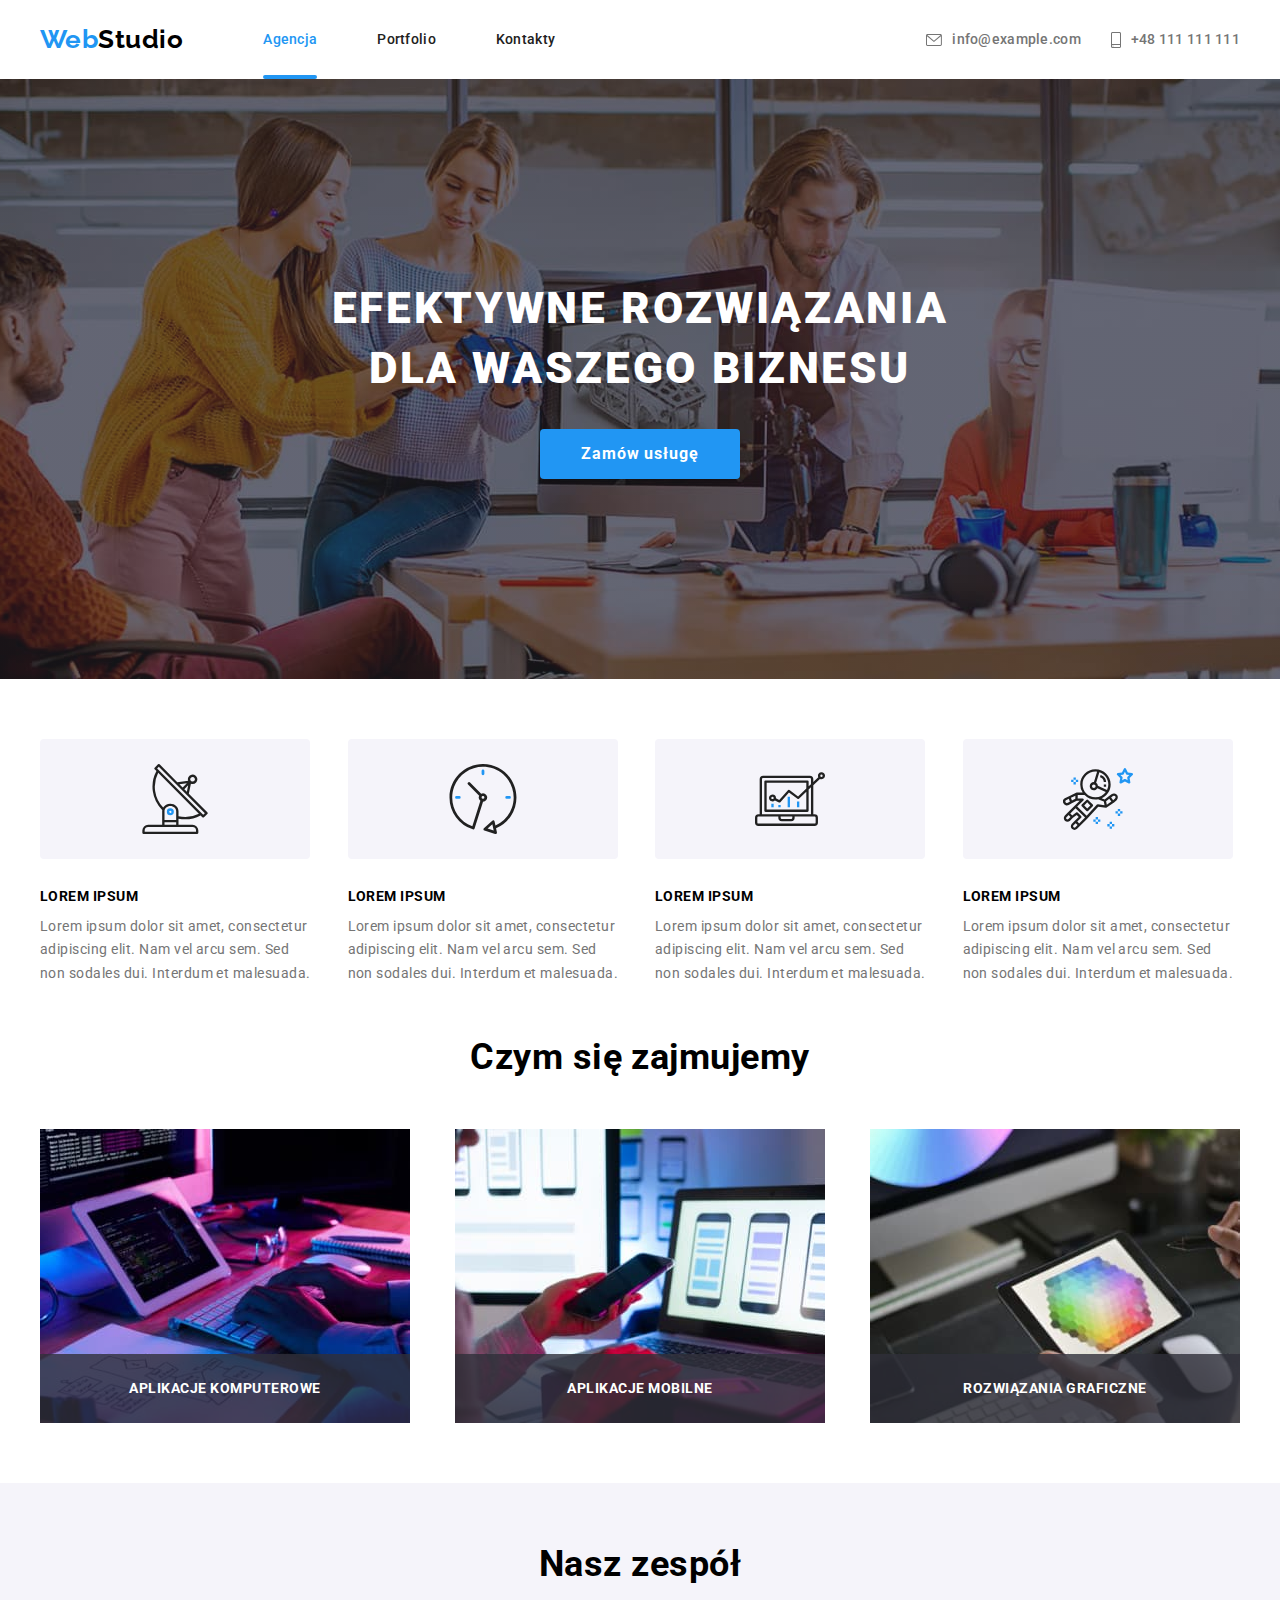
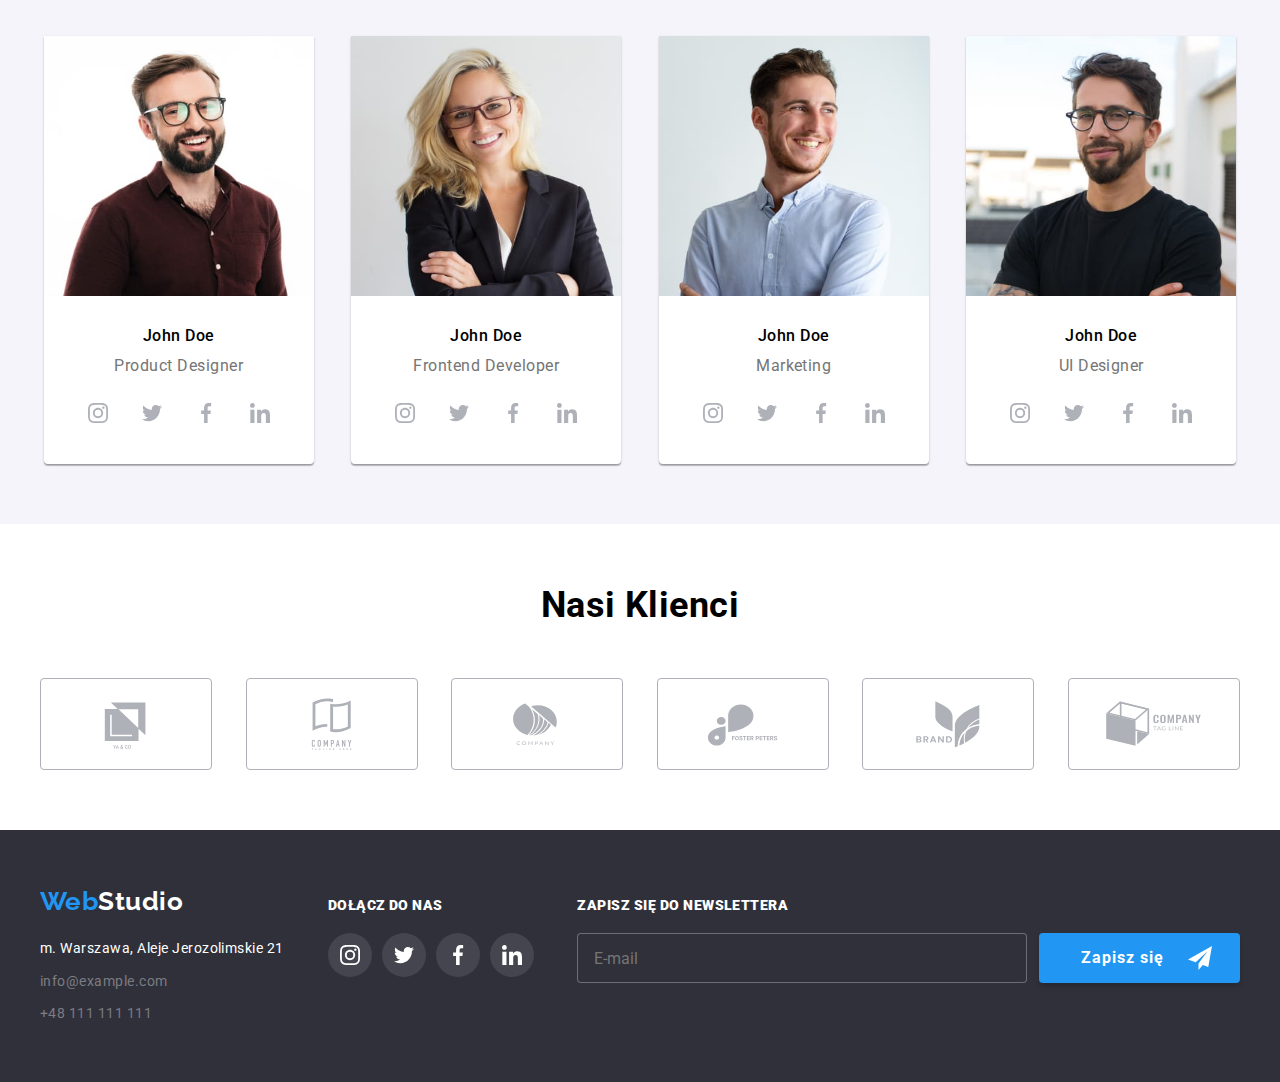
<file: index.html>
<!DOCTYPE html>
<html lang="pl">
  <head>
    <meta charset="UTF-8" />
    <meta http-equiv="X-UA-Compatible" content="IE=edge" />
    <meta name="viewport" content="width=device-width, initial-scale=1.0" />
    <meta name="description" content="Zadanie domowe studentów #8" />
    <link rel="preconnect" href="https://fonts.googleapis.com" />
    <link rel="preconnect" href="https://fonts.gstatic.com" crossorigin />
    <link
      href="https://fonts.googleapis.com/css2?family=Raleway:wght@700&family=Roboto:wght@400;500;700;900&display=swap"
      rel="stylesheet"
    />
    <link rel="stylesheet" href="./css/modern-normalize.min.css" />
    <link rel="stylesheet" href="./css/main.min.css" />
    <title>WebStudio - strona główna</title>
  </head>
  <body>
    <!-- logo, menu, contacts -->
    <header>
      <div class="container page-header">
        <nav class="page-header__nav">
          <a href="./index.html" class="logo">Web<span class="logo--dark">Studio</span></a>
          <ul class="page-header__menu">
            <li>
              <a class="page-header__link page-header__link--active" href="#">Agencja</a>
            </li>
            <li>
              <a class="page-header__link" href="./portfolio.html">Portfolio</a>
            </li>
            <li>
              <a class="page-header__link" href="#">Kontakty</a>
            </li>
          </ul>
        </nav>
        <ul class="page-header__contacts">
          <li>
            <a class="contact" href="mailto:example@gmail.com">
              <svg class="contact__icon" width="16" height="12">
                <use href="./images/icons.svg#icon-envelope"></use>
              </svg>
              info@example.com
            </a>
          </li>
          <li>
            <a class="contact" href="tel:+48111111111">
              <svg class="contact__icon" width="10" height="16">
                <use href="./images/icons.svg#icon-smartphone"></use>
              </svg>
              +48 111 111 111
            </a>
          </li>
        </ul>
        <ul class="page-header__box">
          <li>
            <button class="page-header__menu-toggle js-open-menu">
              <svg class="page-header__icon-burger" width="24" height="16">
                <use href="./images/icons.svg#icon-menubars"></use>
              </svg>
            </button>
          </li>
        </ul>
      </div>
    </header>
    <main>
      <!-- slogan -->
      <section class="section slogan">
        <div class="container">
          <h1 class="slogan__text">
            Efektywne rozwiązania<br />
            dla waszego biznesu
          </h1>
          <button type="button" class="slogan__btn" data-modal-open>Zamów usługę</button>
        </div>
      </section>
      <!-- 4 informations -->
      <section class="section infos">
        <div class="container">
          <ul class="infos__list">
            <li class="infos__box">
              <div class="infos__item">
                <svg class="infos__icon">
                  <use href="./images/icons.svg#icon-antenna" />
                </svg>
              </div>
              <h3 class="infos__title">Lorem ipsum</h3>
              <p class="infos__text">
                Lorem ipsum dolor sit amet, consectetur adipiscing elit. Nam vel arcu sem. Sed non
                sodales dui. Interdum et malesuada.
              </p>
            </li>
            <li class="infos__box">
              <div class="infos__item">
                <svg class="infos__icon">
                  <use href="./images/icons.svg#icon-clock" />
                </svg>
              </div>
              <h3 class="infos__title">Lorem ipsum</h3>
              <p class="infos__text">
                Lorem ipsum dolor sit amet, consectetur adipiscing elit. Nam vel arcu sem. Sed non
                sodales dui. Interdum et malesuada.
              </p>
            </li>
            <li class="infos__box">
              <div class="infos__item">
                <svg class="infos__icon">
                  <use href="./images/icons.svg#icon-diagram" />
                </svg>
              </div>
              <h3 class="infos__title">Lorem ipsum</h3>
              <p class="infos__text">
                Lorem ipsum dolor sit amet, consectetur adipiscing elit. Nam vel arcu sem. Sed non
                sodales dui. Interdum et malesuada.
              </p>
            </li>
            <li class="infos__box">
              <div class="infos__item">
                <svg class="infos__icon">
                  <use href="./images/icons.svg#icon-astronaut" />
                </svg>
              </div>
              <h3 class="infos__title">Lorem ipsum</h3>
              <p class="infos__text">
                Lorem ipsum dolor sit amet, consectetur adipiscing elit. Nam vel arcu sem. Sed non
                sodales dui. Interdum et malesuada.
              </p>
            </li>
          </ul>
        </div>
      </section>
      <!-- activities -->
      <section class="section activities">
        <div class="container">
          <h2 class="section__head">Czym się zajmujemy</h2>
          <ul class="activities">
            <li class="activities__box">
              <img
                class="activities__img"
                alt="Aplikacje komputerowe"
                src="./images/img_01.jpg"
                srcset="./images/img_01@2x.jpg 2x"
              />
              <div class="activities__title">
                <h3 class="activities__text">Aplikacje komputerowe</h3>
              </div>
            </li>
            <li class="activities__box">
              <img
                class="activities__img"
                alt="Aplikacje mobilne"
                src="./images/img_02.jpg"
                srcset="./images/img_02@2x.jpg 2x"
              />
              <div class="activities__title">
                <h3 class="activities__text">Aplikacje mobilne</h3>
              </div>
            </li>
            <li class="activities__box">
              <img
                class="activities__img"
                alt="Rozwiązania graficzne"
                src="./images/img_03.jpg"
                srcset="./images/img_03@2x.jpg 2x"
              />
              <div class="activities__title">
                <h3 class="activities__text">Rozwiązania graficzne</h3>
              </div>
            </li>
          </ul>
        </div>
      </section>
      <!-- team -->
      <section class="section team">
        <div class="container">
          <h2 class="section__text">Nasz zespół</h2>
          <ul class="team__list">
            <li class="team__card">
              <img
                class="team__img"
                alt="John Doe"
                src="images/person_01.jpg"
                srcset="images/person_01@2x.jpg 2x"
              />
              <h3 class="team__title">John Doe</h3>
              <p class="team__text">Product Designer</p>
              <ul class="team-links">
                <li>
                  <svg class="team-links__icon" width="44" height="44" viewBox="0 0 20 32">
                    <use href="./images/icons.svg#icon-instagram" />
                  </svg>
                </li>
                <li>
                  <svg class="team-links__icon" width="44" height="44" viewBox="0 0 20 32">
                    <use href="./images/icons.svg#icon-twitter" />
                  </svg>
                </li>
                <li>
                  <svg class="team-links__icon" width="44" height="44" viewBox="0 0 20 32">
                    <use href="./images/icons.svg#icon-facebook" />
                  </svg>
                </li>
                <li>
                  <svg class="team-links__icon" width="44" height="44" viewBox="0 0 20 32">
                    <use href="./images/icons.svg#icon-linkedin" />
                  </svg>
                </li>
              </ul>
            </li>
            <li class="team__card">
              <img
                class="team__img"
                alt="John Doe"
                src="images/person_02.jpg"
                srcset="images/person_02@2x.jpg 2x"
              />
              <h3 class="team__title">John Doe</h3>
              <p class="team__text">Frontend Developer</p>
              <ul class="team-links">
                <li>
                  <svg class="team-links__icon" width="44" height="44" viewBox="0 0 20 32">
                    <use href="./images/icons.svg#icon-instagram" />
                  </svg>
                </li>
                <li>
                  <svg class="team-links__icon" width="44" height="44" viewBox="0 0 20 32">
                    <use href="./images/icons.svg#icon-twitter" />
                  </svg>
                </li>
                <li>
                  <svg class="team-links__icon" width="44" height="44" viewBox="0 0 20 32">
                    <use href="./images/icons.svg#icon-facebook" />
                  </svg>
                </li>
                <li>
                  <svg class="team-links__icon" width="44" height="44" viewBox="0 0 20 32">
                    <use href="./images/icons.svg#icon-linkedin" />
                  </svg>
                </li>
              </ul>
            </li>
            <li class="team__card">
              <img
                class="team__img"
                alt="John Doe"
                src="images/person_03.jpg"
                srcset="images/person_03@2x.jpg 2x"
              />
              <h3 class="team__title">John Doe</h3>
              <p class="team__text">Marketing</p>
              <ul class="team-links">
                <li>
                  <svg class="team-links__icon" width="44" height="44" viewBox="0 0 20 32">
                    <use href="./images/icons.svg#icon-instagram" />
                  </svg>
                </li>
                <li>
                  <svg class="team-links__icon" width="44" height="44" viewBox="0 0 20 32">
                    <use href="./images/icons.svg#icon-twitter" />
                  </svg>
                </li>
                <li>
                  <svg class="team-links__icon" width="44" height="44" viewBox="0 0 20 32">
                    <use href="./images/icons.svg#icon-facebook" />
                  </svg>
                </li>
                <li>
                  <svg class="team-links__icon" width="44" height="44" viewBox="0 0 20 32">
                    <use href="./images/icons.svg#icon-linkedin" />
                  </svg>
                </li>
              </ul>
            </li>
            <li class="team__card">
              <img
                class="team__img"
                alt="John Doe"
                src="images/person_04.jpg"
                srcset="images/person_04@2x.jpg 2x"
              />
              <h3 class="team__title">John Doe</h3>
              <p class="team__text">UI Designer</p>
              <ul class="team-links">
                <li>
                  <svg class="team-links__icon" width="44" height="44" viewBox="0 0 20 32">
                    <use href="./images/icons.svg#icon-instagram" />
                  </svg>
                </li>
                <li>
                  <svg class="team-links__icon" width="44" height="44" viewBox="0 0 20 32">
                    <use href="./images/icons.svg#icon-twitter" />
                  </svg>
                </li>
                <li>
                  <svg class="team-links__icon" width="44" height="44" viewBox="0 0 20 32">
                    <use href="./images/icons.svg#icon-facebook" />
                  </svg>
                </li>
                <li>
                  <svg class="team-links__icon" width="44" height="44" viewBox="0 0 20 32">
                    <use href="./images/icons.svg#icon-linkedin" />
                  </svg>
                </li>
              </ul>
            </li>
          </ul>
        </div>
      </section>
      <!-- customers -->
      <section class="section">
        <div class="container">
          <h2 class="section__text">Nasi Klienci</h2>
          <ul class="customers">
            <li class="customers__box">
              <svg class="customers__icon" width="170" height="92" viewBox="0 0 90 32">
                <use href="./images/icons.svg#icon-logo-1" />
              </svg>
            </li>
            <li class="customers__box">
              <svg class="customers__icon" width="170" height="92" viewBox="0 0 90 32">
                <use href="./images/icons.svg#icon-logo-2" />
              </svg>
            </li>
            <li class="customers__box">
              <svg class="customers__icon" width="170" height="92" viewBox="0 0 90 32">
                <use href="./images/icons.svg#icon-logo-3" />
              </svg>
            </li>
            <li class="customers__box">
              <svg class="customers__icon" width="170" height="92" viewBox="0 0 90 32">
                <use href="./images/icons.svg#icon-logo-4" />
              </svg>
            </li>
            <li class="customers__box">
              <svg class="customers__icon" width="170" height="92" viewBox="0 0 90 32">
                <use href="./images/icons.svg#icon-logo-5" />
              </svg>
            </li>
            <li class="customers__box">
              <svg class="customers__icon" width="170" height="92" viewBox="0 0 90 32">
                <use href="./images/icons.svg#icon-logo-6" />
              </svg>
            </li>
          </ul>
        </div>
      </section>
    </main>
    <!-- footer -->
    <footer class="page-footer">
      <div class="container container__page-footer">
        <div>
          <a href="./index.html" class="logo">Web<span class="logo--light">Studio</span></a>
          <address>
            <ul class="addr">
              <li class="addr__line">m. Warszawa, Aleje Jerozolimskie 21</li>
              <li class="addr__line">
                <a href="mailto:example@gmail.com"
                  ><span style="color: #ffffff60">info@example.com</span></a
                >
              </li>
              <li class="addr__line">
                <a href="tel:+48111111111"><span style="color: #ffffff60">+48 111 111 111</span></a>
              </li>
            </ul>
          </address>
        </div>
        <div>
          <h3 class="page-footer__title">Dołącz do nas</h3>
          <ul class="footer-social">
            <li>
              <svg class="footer-social__icon" width="44" height="44" viewBox="0 0 20 32">
                <use href="./images/icons.svg#icon-instagram" />
              </svg>
            </li>
            <li>
              <svg class="footer-social__icon" width="44" height="44" viewBox="0 0 20 32">
                <use href="./images/icons.svg#icon-twitter" />
              </svg>
            </li>
            <li>
              <svg class="footer-social__icon" width="44" height="44" viewBox="0 0 20 32">
                <use href="./images/icons.svg#icon-facebook" />
              </svg>
            </li>
            <li>
              <svg class="footer-social__icon" width="44" height="44" viewBox="0 0 20 32">
                <use href="./images/icons.svg#icon-linkedin" />
              </svg>
            </li>
          </ul>
        </div>
        <div>
          <h3 class="page-footer__title">Zapisz się do newslettera</h3>
          <form name="newsletter" autocomplete="off" class="footer-nsltr" novalidate>
            <label>
              <input type="email" class="footer-nsltr__email" placeholder="E-mail" />
            </label>
            <button type="submit" class="footer-nsltr__btn">
              Zapisz się
              <svg class="footer-nsltr__icon" width="24" height="24">
                <use href="./images/icons.svg#icon-send" />
              </svg>
            </button>
          </form>
        </div>
      </div>
    </footer>
    <!-- modal -->
    <div class="backdrop is-hidden" data-modal>
      <div class="modal">
        <button type="button" class="modal__btn" data-modal-close>
          <svg width="11" height="11">
            <use href="./images/icons.svg#icon-close"></use>
          </svg>
        </button>
        <form class="form" autocomplete="off" novalidate>
          <h4 class="form__title">Zostaw swoje dane w formularzu poniżej</h4>
          <label class="form__label">
            Imię
            <div class="form__box">
              <svg class="form__icon" width="17" height="17">
                <use href="./images/icons.svg#icon-person" />
              </svg>
              <input class="form__input" type="text" name="imię" />
            </div>
          </label>
          <label class="form__label">
            Telefon
            <div class="form__box">
              <svg class="form__icon" width="17" height="17">
                <use href="./images/icons.svg#icon-handset" />
              </svg>
              <input class="form__input" type="tel" name="telefon" />
            </div>
          </label>
          <label class="form__label">
            Email
            <div class="form__box">
              <svg class="form__icon" width="19" height="17">
                <use href="./images/icons.svg#icon-envelope-1" />
              </svg>
              <input class="form__input" type="email" name="telefon" />
            </div>
          </label>
          <label class="form__label">
            Komentarz
            <textarea
              name="komentarz"
              rows="6"
              placeholder="Wprowadź tekst"
              class="form__comment"
            ></textarea>
          </label>
          <label class="form-checkbox">
            <div class="form-checkbox__container">
              <input class="form-checkbox__input" type="checkbox" id="agreement" name="agreement" />
              <div class="form-checkbox__checkbox" for="agreement"></div>
            </div>
            <p class="form__agree">
              Oświadczam iż akceptuję <a href="#" class="form__link">Regulamin</a> i
              <a href="#" class="form__link">Politykę Prywatności</a>.
            </p>
          </label>
          <button class="form__btn" type="submit">Wyślij</button>
        </form>
      </div>
    </div>
    <!-- mobile menu -->
    <div class="page-header__menu-container js-menu-container" id="page-header__mobile-menu">
      <button class="page-header__menu-toggle js-close-menu">
        <svg width="18" height="18">
          <use href="./images/icons.svg#icon-close"></use>
        </svg>
      </button>
      <ul class="page-header__mobile-menu">
        <li><a href="#" class="page-link">Agencja</a></li>
        <li><a href="./portfolio.html" class="page-link">Portfolio</a></li>
        <li><a href="#" class="page-link">Kontakt</a></li>
      </ul>
      <ul class="page-header__mobile-menu">
        <li><a href="tel:+48111111111" class="phone-link">+48 111 111 111</a></li>
        <li><a href="mailto:info@devstudio.com" class="mail-link">info@devstudio.com</a></li>
      </ul>
      <div>
        <ul class="page-header__mobile-social">
          <li><a href="#" class="social-link">Instagram</a></li>
          <li><a href="#" class="break-link"></a></li>
          <li><a href="#" class="social-link">Twitter</a></li>
          <li><a href="#" class="break-link"></a></li>
          <li><a href="#" class="social-link">Facebook</a></li>
          <li><a href="#" class="break-link"></a></li>
          <li><a href="#" class="social-link">LinkedIn</a></li>
        </ul>
      </div>
    </div>
    <script src="./js/modal.js"></script>
    <script defer src="js/mobile-menu.js"></script>
  </body>
</html>
</file>
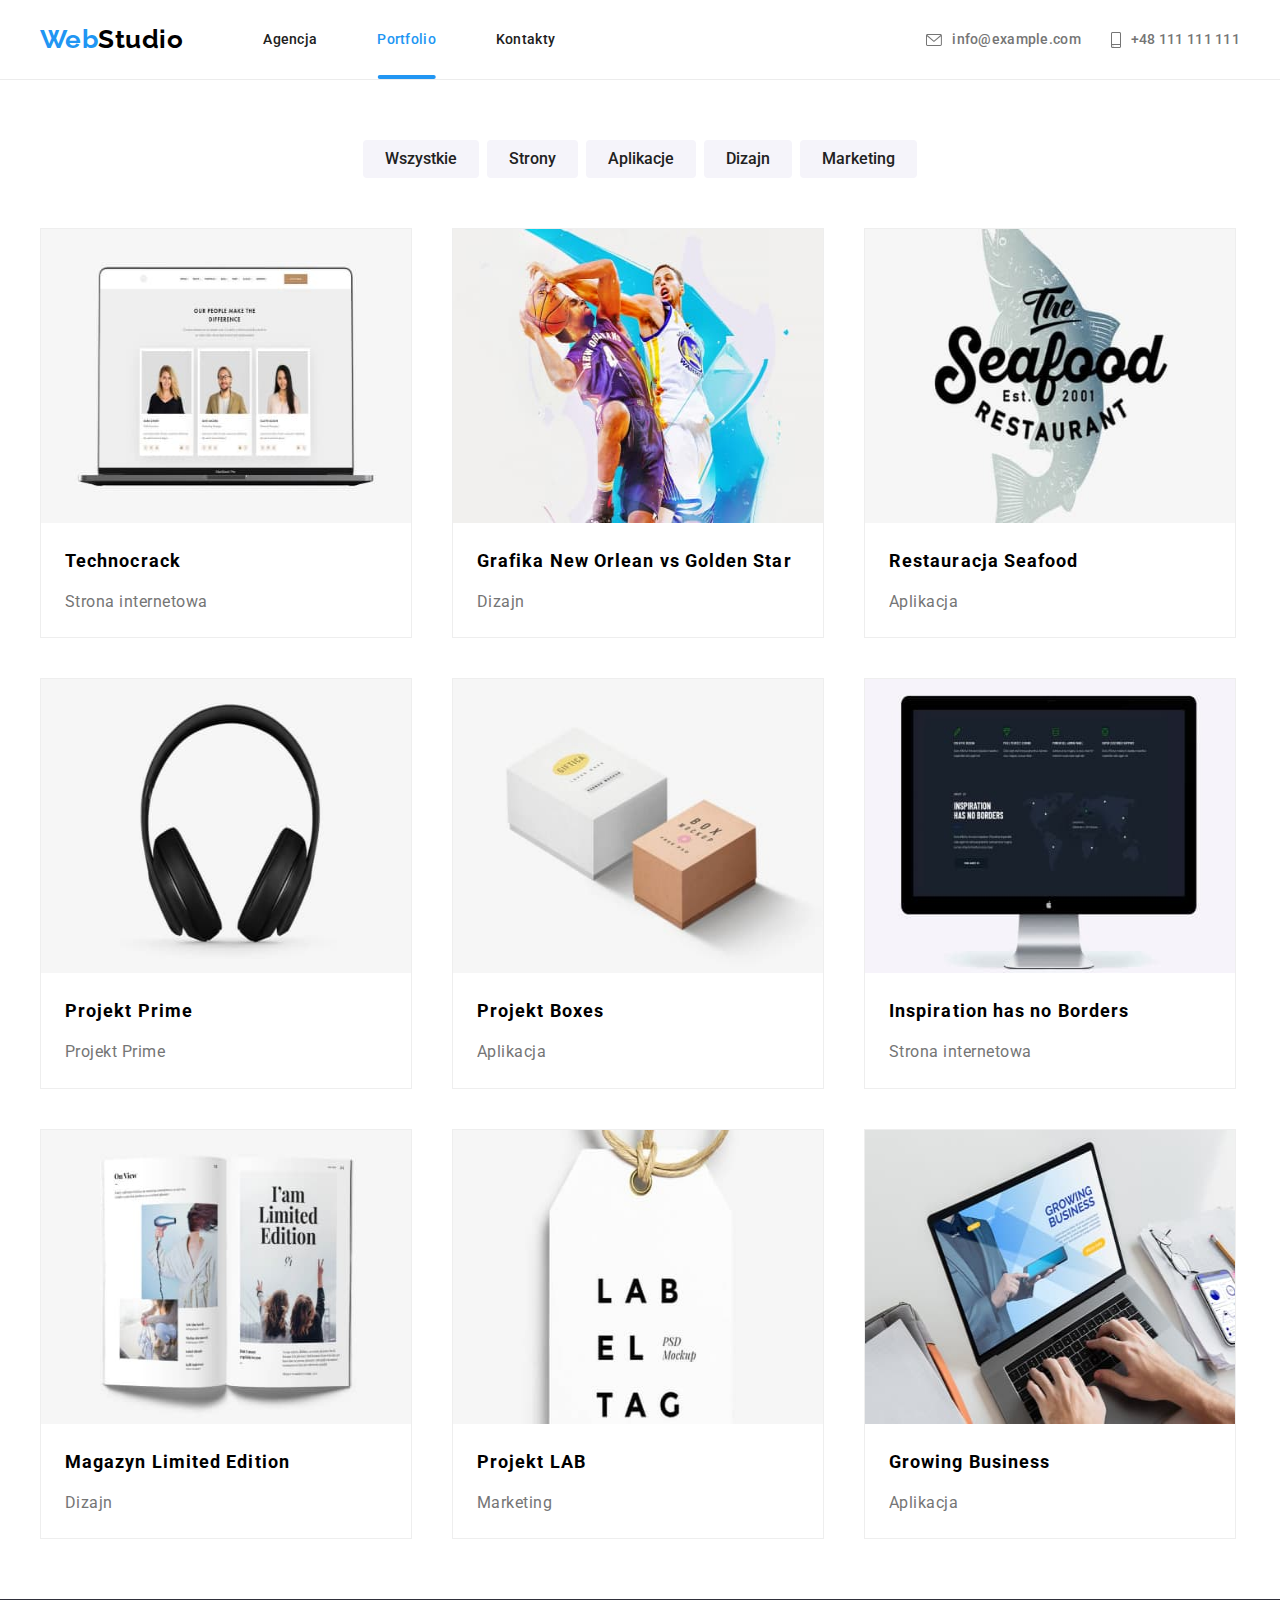
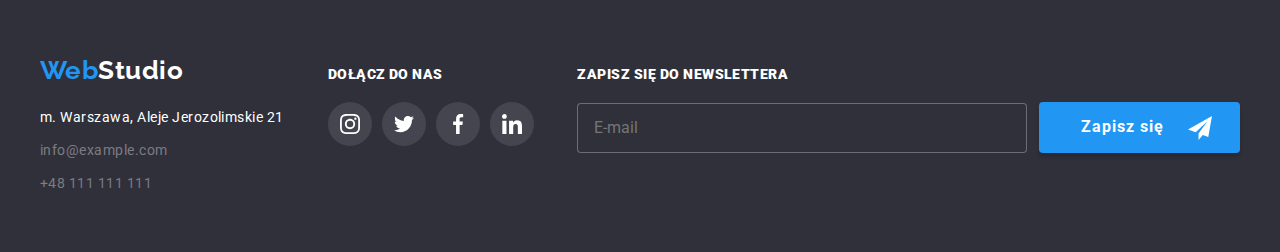
<file: portfolio.html>
<!DOCTYPE html>
<html lang="pl">
  <head>
    <meta charset="UTF-8" />
    <meta http-equiv="X-UA-Compatible" content="IE=edge" />
    <meta name="viewport" content="width=device-width, initial-scale=1.0" />
    <meta name="description" content="Zadanie domowe studentów #8" />
    <link rel="preconnect" href="https://fonts.googleapis.com" />
    <link rel="preconnect" href="https://fonts.gstatic.com" crossorigin />
    <link
      href="https://fonts.googleapis.com/css2?family=Raleway:wght@700&family=Roboto:wght@400;500;700;900&display=swap"
      rel="stylesheet"
    />
    <link rel="stylesheet" href="./css/modern-normalize.min.css" />
    <link rel="stylesheet" href="./css/main.min.css" />
    <title>WebStudio - portfolio</title>
  </head>

  <body>
    <!-- logo, menu, contacts -->
    <header>
      <div class="container page-header">
        <nav class="page-header__nav">
          <a href="./index.html" class="logo">Web<span class="logo--dark">Studio</span></a>
          <ul class="page-header__menu">
            <li>
              <a class="page-header__link" href="./index.html">Agencja</a>
            </li>
            <li>
              <a class="page-header__link page-header__link--active" href="#">Portfolio</a>
            </li>
            <li>
              <a class="page-header__link" href="#">Kontakty</a>
            </li>
          </ul>
        </nav>
        <ul class="page-header__contacts">
          <li>
            <a class="contact" href="mailto:example@gmail.com">
              <svg class="contact__icon" width="16" height="12">
                <use href="./images/icons.svg#icon-envelope"></use>
              </svg>
              info@example.com
            </a>
          </li>
          <li>
            <a class="contact" href="tel:+48111111111">
              <svg class="contact__icon" width="10" height="16">
                <use href="./images/icons.svg#icon-smartphone"></use>
              </svg>
              +48 111 111 111
            </a>
          </li>
        </ul>
        <ul class="page-header__box">
          <li>
            <button class="page-header__menu-toggle js-open-menu">
              <svg class="page-header__icon-burger" width="24" height="16">
                <use href="./images/icons.svg#icon-menubars"></use>
              </svg>
            </button>
          </li>
        </ul>
      </div>
    </header>
    <!-- achievements -->
    <main class="top-line">
      <!-- selection buttons -->
      <section class="section">
        <div class="container">
          <ul class="buttons">
            <li><button class="buttons__filter" type="button">Wszystkie</button></li>
            <li><button class="buttons__filter" type="button">Strony</button></li>
            <li><button class="buttons__filter" type="button">Aplikacje</button></li>
            <li><button class="buttons__filter" type="button">Dizajn</button></li>
            <li><button class="buttons__filter" type="button">Marketing</button></li>
          </ul>
          <!-- achievements -->
          <ul class="achievements">
            <li class="achievements__card">
              <figure class="achievements__box">
                <figcaption class="achievements__text">
                  Technocrack jest popularną platformą wykorzystywaną do rozpowszechniania
                  koronawirusa. Firmy wykorzystują tę platformę do celów szpiegowskich i ataków na
                  niezabezpieczone serwery konkurencji
                </figcaption>
              </figure>
              <img
                class="achievements__img"
                alt="Technocrack - website"
                src="./images/project_01.jpg"
                srcset="./images/project_01@2x.jpg 2x"
              />
              <h3 class="achievements__title">Technocrack</h3>
              <p class="achievements__subtitle">Strona internetowa</p>
            </li>
            <li class="achievements__card">
              <figure class="achievements__box">
                <figcaption class="achievements__overlay achievements__text">
                  Technocrack jest popularną platformą wykorzystywaną do rozpowszechniania
                  koronawirusa. Firmy wykorzystują tę platformę do celów szpiegowskich i ataków na
                  niezabezpieczone serwery konkurencji
                </figcaption>
              </figure>
              <img
                class="achievements__img"
                alt="New Orlean vs Golden Star - design"
                src="./images/project_02.jpg"
                srcset="./images/project_02@2x.jpg 2x"
              />
              <h3 class="achievements__title">Grafika New Orlean vs Golden Star</h3>
              <p class="achievements__subtitle">Dizajn</p>
            </li>
            <li class="achievements__card">
              <figure class="achievements__box">
                <figcaption class="achievements__overlay achievements__text">
                  Technocrack jest popularną platformą wykorzystywaną do rozpowszechniania
                  koronawirusa. Firmy wykorzystują tę platformę do celów szpiegowskich i ataków na
                  niezabezpieczone serwery konkurencji
                </figcaption>
              </figure>
              <img
                class="achievements__img"
                alt="Seafood Restaurant - application"
                src="./images/project_03.jpg"
                srcset="./images/project_03@2x.jpg 2x"
              />
              <h3 class="achievements__title">Restauracja Seafood</h3>
              <p class="achievements__subtitle">Aplikacja</p>
            </li>
            <li class="achievements__card">
              <figure class="achievements__box">
                <figcaption class="achievements__overlay achievements__text">
                  Technocrack jest popularną platformą wykorzystywaną do rozpowszechniania
                  koronawirusa. Firmy wykorzystują tę platformę do celów szpiegowskich i ataków na
                  niezabezpieczone serwery konkurencji
                </figcaption>
              </figure>
              <img
                class="achievements__img"
                alt="Project Prime"
                src="./images/project_04.jpg"
                srcset="./images/project_04@2x.jpg 2x"
              />
              <h3 class="achievements__title">Projekt Prime</h3>
              <p class="achievements__subtitle">Projekt Prime</p>
            </li>
            <li class="achievements__card">
              <figure class="achievements__box">
                <figcaption class="achievements__overlay achievements__text">
                  Technocrack jest popularną platformą wykorzystywaną do rozpowszechniania
                  koronawirusa. Firmy wykorzystują tę platformę do celów szpiegowskich i ataków na
                  niezabezpieczone serwery konkurencji
                </figcaption>
              </figure>
              <img
                class="achievements__img"
                alt="Project Boxes - application"
                src="./images/project_05.jpg"
                srcset="./images/project_05@2x.jpg 2x"
              />
              <h3 class="achievements__title">Projekt Boxes</h3>
              <p class="achievements__subtitle">Aplikacja</p>
            </li>
            <li class="achievements__card">
              <figure class="achievements__box">
                <figcaption class="achievements__overlay achievements__text">
                  Technocrack jest popularną platformą wykorzystywaną do rozpowszechniania
                  koronawirusa. Firmy wykorzystują tę platformę do celów szpiegowskich i ataków na
                  niezabezpieczone serwery konkurencji
                </figcaption>
              </figure>
              <img
                class="achievements__img"
                alt="Inspiration has no Borders - website"
                src="./images/project_06.jpg"
                srcset="./images/project_06@2x.jpg 2x"
              />
              <h3 class="achievements__title">Inspiration has no Borders</h3>
              <p class="achievements__subtitle">Strona internetowa</p>
            </li>
            <li class="achievements__card">
              <figure class="achievements__box">
                <figcaption class="achievements__overlay achievements__text">
                  Technocrack jest popularną platformą wykorzystywaną do rozpowszechniania
                  koronawirusa. Firmy wykorzystują tę platformę do celów szpiegowskich i ataków na
                  niezabezpieczone serwery konkurencji
                </figcaption>
              </figure>
              <img
                class="achievements__img"
                alt="Limited Edition Magazine - design"
                src="./images/project_07.jpg"
                srcset="./images/project_07@2x.jpg 2x"
              />
              <h3 class="achievements__title">Magazyn Limited Edition</h3>
              <p class="achievements__subtitle">Dizajn</p>
            </li>
            <li class="achievements__card">
              <figure class="achievements__box">
                <figcaption class="achievements__overlay achievements__text">
                  Technocrack jest popularną platformą wykorzystywaną do rozpowszechniania
                  koronawirusa. Firmy wykorzystują tę platformę do celów szpiegowskich i ataków na
                  niezabezpieczone serwery konkurencji
                </figcaption>
              </figure>
              <img
                class="achievements__img"
                alt="Project LAB - marketing"
                src="./images/project_08.jpg"
                srcset="./images/project_08@2x.jpg 2x"
              />
              <h3 class="achievements__title">Projekt LAB</h3>
              <p class="achievements__subtitle">Marketing</p>
            </li>
            <li class="achievements__card">
              <figure class="achievements__box">
                <figcaption class="achievements__overlay achievements__text">
                  Technocrack jest popularną platformą wykorzystywaną do rozpowszechniania
                  koronawirusa. Firmy wykorzystują tę platformę do celów szpiegowskich i ataków na
                  niezabezpieczone serwery konkurencji
                </figcaption>
              </figure>
              <img
                class="achievements__img"
                alt="Growing Business - application"
                src="./images/project_09.jpg"
                srcset="./images/project_09@2x.jpg 2x"
              />
              <h3 class="achievements__title">Growing Business</h3>
              <p class="achievements__subtitle">Aplikacja</p>
            </li>
          </ul>
        </div>
      </section>
    </main>
    <!-- footer -->
    <footer class="page-footer">
      <div class="container container__page-footer">
        <div>
          <a href="./index.html" class="logo">Web<span class="logo--light">Studio</span></a>
          <address>
            <ul class="addr">
              <li class="addr__line">m. Warszawa, Aleje Jerozolimskie 21</li>
              <li class="addr__line">
                <a href="mailto:example@gmail.com"
                  ><span style="color: #ffffff60">info@example.com</span></a
                >
              </li>
              <li class="addr__line">
                <a href="tel:+48111111111"><span style="color: #ffffff60">+48 111 111 111</span></a>
              </li>
            </ul>
          </address>
        </div>
        <div>
          <h3 class="page-footer__title">Dołącz do nas</h3>
          <ul class="footer-social">
            <li>
              <svg class="footer-social__icon" width="44" height="44" viewBox="0 0 20 32">
                <use href="./images/icons.svg#icon-instagram" />
              </svg>
            </li>
            <li>
              <svg class="footer-social__icon" width="44" height="44" viewBox="0 0 20 32">
                <use href="./images/icons.svg#icon-twitter" />
              </svg>
            </li>
            <li>
              <svg class="footer-social__icon" width="44" height="44" viewBox="0 0 20 32">
                <use href="./images/icons.svg#icon-facebook" />
              </svg>
            </li>
            <li>
              <svg class="footer-social__icon" width="44" height="44" viewBox="0 0 20 32">
                <use href="./images/icons.svg#icon-linkedin" />
              </svg>
            </li>
          </ul>
        </div>
        <div>
          <h3 class="page-footer__title">Zapisz się do newslettera</h3>
          <form name="newsletter" autocomplete="off" class="footer-nsltr" novalidate>
            <label>
              <input type="email" class="footer-nsltr__email" placeholder="E-mail" />
            </label>
            <button type="submit" class="footer-nsltr__btn">
              Zapisz się
              <svg class="footer-nsltr__icon" width="24" height="24">
                <use href="./images/icons.svg#icon-send" />
              </svg>
            </button>
          </form>
        </div>
      </div>
    </footer>
    <!-- mobile menu -->
    <div class="page-header__menu-container js-menu-container" id="page-header__mobile-menu">
      <button class="page-header__menu-toggle js-close-menu">
        <svg width="18" height="18">
          <use href="./images/icons.svg#icon-close"></use>
        </svg>
      </button>
      <ul class="page-header__mobile-menu">
        <li><a href="./index.html" class="page-link">Agencja</a></li>
        <li><a href="#" class="page-link">Portfolio</a></li>
        <li><a href="#" class="page-link">Kontakt</a></li>
      </ul>
      <ul class="page-header__mobile-menu">
        <li><a href="tel:+48111111111" class="phone-link">+48 111 111 111</a></li>
        <li><a href="mailto:info@devstudio.com" class="mail-link">info@devstudio.com</a></li>
      </ul>
      <div>
        <ul class="page-header__mobile-social">
          <li><a href="#" class="social-link">Instagram</a></li>
          <li><a href="#" class="break-link"></a></li>
          <li><a href="#" class="social-link">Twitter</a></li>
          <li><a href="#" class="break-link"></a></li>
          <li><a href="#" class="social-link">Facebook</a></li>
          <li><a href="#" class="break-link"></a></li>
          <li><a href="#" class="social-link">LinkedIn</a></li>
        </ul>
      </div>
    </div>
    <script defer src="js/mobile-menu.js"></script>
  </body>
</html>
</file>
<file: css/main.min.css>
*{margin:0}body{font-family:"Roboto",sans-serif;background-color:#fff;letter-spacing:.03em}ul{list-style:none;-webkit-padding-start:0px;padding-inline-start:0px}a{text-decoration:none;color:#2196f3}p{color:#757575}input{border:none;outline:none}.container{min-width:480px;width:100%;padding-left:15px;padding-right:15px;margin-left:auto;margin-right:auto}@media screen and (min-width: 768px){.container{min-width:768px}}@media screen and (min-width: 1200px){.container{max-width:1200px;padding:0;margin:0 auto}}.container__page-footer{display:-webkit-box;display:-ms-flexbox;display:flex;-webkit-box-orient:vertical;-webkit-box-direction:normal;-ms-flex-direction:column;flex-direction:column;-webkit-box-align:center;-ms-flex-align:center;align-items:center;text-align:center}@media screen and (min-width: 768px){.container__page-footer{-webkit-box-orient:horizontal;-webkit-box-direction:normal;-ms-flex-direction:row;flex-direction:row;-ms-flex-wrap:wrap;flex-wrap:wrap;-webkit-box-pack:space-evenly;-ms-flex-pack:space-evenly;justify-content:space-evenly;-webkit-box-align:start;-ms-flex-align:start;align-items:flex-start;gap:40px}}@media screen and (min-width: 1200px){.container__page-footer{-webkit-box-orient:horizontal;-webkit-box-direction:normal;-ms-flex-direction:row;flex-direction:row;-webkit-box-pack:justify;-ms-flex-pack:justify;justify-content:space-between;-webkit-box-align:start;-ms-flex-align:start;align-items:flex-start;text-align:left}}.section{padding:60px 0}.section__head,.section__text{font-size:28px;font-weight:700;line-height:1.2;text-align:center}@media screen and (min-width: 1200px){.section .section{padding:94px 0}.section .section__head,.section .section__text{font-size:36px}}.page-header{display:-webkit-box;display:-ms-flexbox;display:flex;-webkit-box-align:center;-ms-flex-align:center;align-items:center;-webkit-box-pack:justify;-ms-flex-pack:justify;justify-content:space-between;min-height:60px;padding:8px 0}.page-header__menu,.page-header__contacts{display:none}@media screen and (min-width: 768px)and (max-width: 1199px){.page-header{min-height:80px;padding:14px 0}.page-header__menu{display:-webkit-box;display:-ms-flexbox;display:flex;gap:60px;padding-left:70px}.page-header__box{display:none}.page-header__contacts{display:-webkit-box;display:-ms-flexbox;display:flex;-webkit-box-orient:vertical;-webkit-box-direction:normal;-ms-flex-direction:column;flex-direction:column;margin-right:15px}.contact{font-size:12px;font-weight:500;line-height:1.2;letter-spacing:.02em;padding:5px 0}}@media screen and (min-width: 1200px){.page-header{padding:24px 0}.page-header__menu{display:-webkit-box;display:-ms-flexbox;display:flex;gap:60px}.page-header__box{display:none}.page-header__contacts{display:-webkit-box;display:-ms-flexbox;display:flex;gap:30px}}.page-header__nav{display:-webkit-box;display:-ms-flexbox;display:flex;-webkit-box-align:center;-ms-flex-align:center;align-items:center;padding-left:15px;padding-right:15px;background-color:#fff}.page-header__nav__box{display:-webkit-box;display:-ms-flexbox;display:flex;-webkit-box-align:center;-ms-flex-align:center;align-items:center}@media screen and (min-width: 1200px){.page-header__nav{padding:0}}.logo{font-family:"Raleway",sans-serif,sans-serif;font-size:24px;font-weight:700;line-height:1.2}.logo--light{color:#fff}.logo--dark{color:#000}@media screen and (min-width: 768px)and (max-width: 1199px){.logo{font-size:26px}}@media screen and (min-width: 1200px){.logo{padding-right:80px;font-size:26px}}.page-header__menu,.page-header__contacts{font-size:14px;font-weight:500;line-height:1.2;letter-spacing:.02em}.page-header__link,.page-header__link--active{position:relative;padding-bottom:32px;color:#212121;-webkit-transition:250ms cubic-bezier(0.4, 0, 0.2, 1);transition:250ms cubic-bezier(0.4, 0, 0.2, 1)}.page-header__link--active{color:#2196f3}.page-header__link::after,.page-header__link--active::after{content:"";position:absolute;width:0;height:4px;left:50%;bottom:0;background-color:#2196f3;border-radius:2px;-webkit-transform:translate(-50%, 0);transform:translate(-50%, 0);-webkit-transition:250ms cubic-bezier(0.4, 0, 0.2, 1);transition:250ms cubic-bezier(0.4, 0, 0.2, 1)}.page-header__link:hover,.page-header__link--active:hover,.page-header__link:focus,.page-header__link--active:focus{color:#2196f3;fill:currentColor}.page-header__link:hover::after,.page-header__link--active:hover::after,.page-header__link:focus::after,.page-header__link--active:focus::after,.page-header__link:focus::after{width:100%}.page-header__link--active::after{width:100%;-webkit-transition-property:none;transition-property:none}.contact{display:-webkit-box;display:-ms-flexbox;display:flex;-webkit-box-align:center;-ms-flex-align:center;align-items:center;color:#757575;fill:currentColor;-webkit-transition:250ms cubic-bezier(0.4, 0, 0.2, 1);transition:250ms cubic-bezier(0.4, 0, 0.2, 1)}.contact:hover{color:#2196f3;fill:currentColor}.contact__icon{margin-right:10px}.page-header__menu-toggle{min-height:40px;min-width:40px;display:-webkit-box;display:-ms-flexbox;display:flex;-webkit-box-align:center;-ms-flex-align:center;align-items:center;-webkit-box-pack:end;-ms-flex-pack:end;justify-content:flex-end;margin:0;padding:0;background-color:rgba(0,0,0,0);fill:currentColor;cursor:pointer;border:none;outline:none}.page-header__menu-toggle:hover,.page-header__menu-toggle:focus{fill:#2196f3}.page-header__icon-burger{margin-right:15px}.page-header__icon-burger:hover,.page-header__icon-burger:focus{fill:#2196f3}.page-header__menu-container{position:fixed;top:0;left:0;width:100vw;height:100vh;padding:32px;background-color:#fff;z-index:999;-webkit-transform:translateX(100%);transform:translateX(100%);-webkit-transition:-webkit-transform 250ms ease-in-out;transition:-webkit-transform 250ms ease-in-out;transition:transform 250ms ease-in-out;transition:transform 250ms ease-in-out, -webkit-transform 250ms ease-in-out}.page-header__menu-container.is-open{-webkit-transform:translateX(0);transform:translateX(0)}.page-header__menu-container .page-header__menu-toggle{position:absolute;top:16px;right:16px;color:#212121}.page-header__mobile-menu,.page-header__mobile-social{padding:0;margin-top:9px;font-weight:500;line-height:1.2;letter-spacing:.02em;list-style:none}.page-header__mobile-menu .page-link{display:block;font-size:40px;padding:10px;margin-bottom:10px;color:#212121;text-decoration:none}.page-header__mobile-menu .page-link:hover{color:#2196f3}.page-header__mobile-menu .phone-link{display:block;font-size:34px;padding:10px;margin-top:302px;color:#2196f3;text-decoration:none}.page-header__mobile-menu .mail-link{display:block;font-size:24px;padding:10px;margin:12px 0 54px 0;color:#757575;text-decoration:none}.page-header__mobile-social{display:-webkit-box;display:-ms-flexbox;display:flex;-webkit-box-align:center;-ms-flex-align:center;align-items:center;-webkit-box-pack:start;-ms-flex-pack:start;justify-content:flex-start}.page-header__mobile-social .social-link{font-size:18px;padding:10px;color:#2196f3;text-decoration:none}.page-header__mobile-social .break-link{width:22px;height:0px;border:1px solid rgba(33,33,33,.2);-webkit-transform:rotate(90deg);transform:rotate(90deg)}.slogan{padding:120px 0;text-align:center;background-image:-webkit-gradient(linear, left top, left bottom, from(rgba(47, 48, 58, 0.4)), to(rgba(47, 48, 58, 0.4))),url("../images/team_480@1x.jpg");background-image:linear-gradient(rgba(47, 48, 58, 0.4), rgba(47, 48, 58, 0.4)),url("../images/team_480@1x.jpg");background-repeat:no-repeat;background-position:center;background-size:cover;background-color:#2f303a}.slogan__text{font-size:26px;font-weight:900;line-height:1.6;letter-spacing:.06em;color:#fff;text-transform:uppercase}.slogan__btn{padding:10px 41px;margin-top:30px}@media(-webkit-min-device-pixel-ratio: 2),(min-resolution: 192dpi),(min-resolution: 2dppx){.slogan{background-image:-webkit-gradient(linear, left top, left bottom, from(rgba(47, 48, 58, 0.4)), to(rgba(47, 48, 58, 0.4))),url("../images/team_480@2x.jpg");background-image:linear-gradient(rgba(47, 48, 58, 0.4), rgba(47, 48, 58, 0.4)),url("../images/team_480@2x.jpg")}}@media screen and (min-width: 768px)and (max-width: 1199px){.slogan{background-image:-webkit-gradient(linear, left top, left bottom, from(rgba(47, 48, 58, 0.4)), to(rgba(47, 48, 58, 0.4))),url("../images/team_768@1x.jpg");background-image:linear-gradient(rgba(47, 48, 58, 0.4), rgba(47, 48, 58, 0.4)),url("../images/team_768@1x.jpg")}}@media(-webkit-min-device-pixel-ratio: 2),(min-resolution: 192dpi),(min-resolution: 2dppx){.slogan{background-image:-webkit-gradient(linear, left top, left bottom, from(rgba(47, 48, 58, 0.4)), to(rgba(47, 48, 58, 0.4))),url("../images/team_768@2x.jpg");background-image:linear-gradient(rgba(47, 48, 58, 0.4), rgba(47, 48, 58, 0.4)),url("../images/team_768@2x.jpg")}}@media screen and (min-width: 1200px){.slogan{padding:200px 0;background-image:-webkit-gradient(linear, left top, left bottom, from(rgba(47, 48, 58, 0.4)), to(rgba(47, 48, 58, 0.4))),url("../images/team_1600@1x.jpg");background-image:linear-gradient(rgba(47, 48, 58, 0.4), rgba(47, 48, 58, 0.4)),url("../images/team_1600@1x.jpg")}.slogan__text{font-size:44px;line-height:1.36}}@media(-webkit-min-device-pixel-ratio: 2),(min-resolution: 192dpi),(min-resolution: 2dppx){.slogan{background-image:-webkit-gradient(linear, left top, left bottom, from(rgba(47, 48, 58, 0.4)), to(rgba(47, 48, 58, 0.4))),url("../images/team_1600@2x.jpg");background-image:linear-gradient(rgba(47, 48, 58, 0.4), rgba(47, 48, 58, 0.4)),url("../images/team_1600@2x.jpg")}}.slogan__btn,.footer-nsltr__btn,.form__btn{cursor:pointer;color:#fff;background-color:#2196f3;font-weight:700;line-height:1.9;letter-spacing:.06em;border:none;-webkit-box-shadow:0px 4px 4px rgba(0,0,0,.15);box-shadow:0px 4px 4px rgba(0,0,0,.15);border-radius:4px}.infos{padding-bottom:60px}.infos__list{display:-webkit-box;display:-ms-flexbox;display:flex;-webkit-box-orient:vertical;-webkit-box-direction:normal;-ms-flex-direction:column;flex-direction:column;max-width:767px;min-width:100%;gap:30px}.infos__item{display:-webkit-box;display:-ms-flexbox;display:flex;-webkit-box-align:center;-ms-flex-align:center;align-items:center;-webkit-box-pack:center;-ms-flex-pack:center;justify-content:center;height:120px;background-color:#f5f4fa;border-radius:4px;margin-bottom:30px}.infos__icon{width:70px;height:70px}.infos__title{font-family:"Roboto",sans-serif;font-size:14px;font-weight:700;line-height:1.1;text-align:center;text-transform:uppercase}.infos__text{font-size:14px;line-height:1.7;padding-top:10px}@media screen and (min-width: 768px)and (max-width: 1199px){.infos__list{-webkit-box-orient:horizontal;-webkit-box-direction:normal;-ms-flex-direction:row;flex-direction:row;-ms-flex-wrap:wrap;flex-wrap:wrap;max-width:354px}.infos__title{text-align:left}.infos__box{-ms-flex-preferred-size:calc((100% - 30px)/2);flex-basis:calc((100% - 30px)/2)}}@media screen and (min-width: 1200px){.infos{padding-bottom:0px}.infos__list{-webkit-box-orient:horizontal;-webkit-box-direction:normal;-ms-flex-direction:row;flex-direction:row;max-width:none;min-width:none}.infos__item{display:-webkit-inline-box;display:-ms-inline-flexbox;display:inline-flex;width:270px}.infos__title{text-align:left}}.activities{display:-webkit-box;display:-ms-flexbox;display:flex;-webkit-box-pack:justify;-ms-flex-pack:justify;justify-content:space-between;padding-top:50px}.activities__box{position:relative;display:-webkit-inline-box;display:-ms-inline-flexbox;display:inline-flex;max-width:100%;height:auto}.activities__img{width:370px;height:294px}.activities__title{position:absolute;left:0;right:0;bottom:0;background-color:rgba(47,48,58,.8);padding:27px 82px}.activities__text{font-family:"Roboto",sans-serif;font-size:14px;font-weight:700;line-height:1.1;color:#fff;text-align:center;text-transform:uppercase}@media screen and (max-width: 1199px){.section+.activities{display:none}}.team{background-color:#f5f4fa}.team__list{display:-webkit-box;display:-ms-flexbox;display:flex;-ms-flex-wrap:wrap;flex-wrap:wrap;-ms-flex-pack:distribute;justify-content:space-around;line-height:1.2;text-align:center;padding-top:50px;gap:30px}.team__card{height:622px;background-color:#fff;-webkit-box-shadow:0px 1px 3px rgba(0,0,0,.12),0px 1px 1px rgba(0,0,0,.14),0px 2px 1px rgba(0,0,0,.2);box-shadow:0px 1px 3px rgba(0,0,0,.12),0px 1px 1px rgba(0,0,0,.14),0px 2px 1px rgba(0,0,0,.2);border-radius:0px 0px 4px 4px}.team__img{display:block;max-width:100%;height:auto}.team__title{font-weight:500;font-size:16px;line-height:1.2;padding-top:30px;text-transform:none}.team__text{font-size:16px;line-height:1.2;padding-top:10px}@media screen and (min-width: 768px)and (max-width: 1199px){.team__card{height:536px}.team__img{width:354px;height:374px}}@media screen and (min-width: 1200px){.team{-ms-flex-wrap:nowrap;flex-wrap:nowrap}.team__card{height:428px}.team__img{width:270px;height:260px}}.team-links{display:-webkit-box;display:-ms-flexbox;display:flex;-webkit-box-align:center;-ms-flex-align:center;align-items:center;-webkit-box-pack:justify;-ms-flex-pack:justify;justify-content:space-between;padding:16px 122px 24px}.team-links__icon{cursor:pointer;fill:#afb1b8;padding:6px;border-radius:50%;-webkit-transition:250ms cubic-bezier(0.4, 0, 0.2, 1);transition:250ms cubic-bezier(0.4, 0, 0.2, 1)}.team-links__icon:hover{fill:#fff;background-color:#2196f3}@media screen and (min-width: 768px)and (max-width: 1199px){.team-links{padding:16px 74px 24px}}@media screen and (min-width: 1200px){.team-links{padding:16px 32px 30px}}.customers{display:-webkit-box;display:-ms-flexbox;display:flex;-webkit-box-orient:horizontal;-webkit-box-direction:normal;-ms-flex-direction:row;flex-direction:row;-ms-flex-wrap:wrap;flex-wrap:wrap;-webkit-box-pack:justify;-ms-flex-pack:justify;justify-content:space-between;gap:30px;padding-top:50px;min-width:100%}.customers__box{cursor:pointer;display:-webkit-box;display:-ms-flexbox;display:flex;-webkit-box-align:center;-ms-flex-align:center;align-items:center;-webkit-box-pack:center;-ms-flex-pack:center;justify-content:center;-ms-flex-preferred-size:calc((100% - 30px)/2);flex-basis:calc((100% - 30px)/2);height:92px;border:1px solid #afb1b8;border-radius:4px;background:#fff;-webkit-transition:250ms cubic-bezier(0.4, 0, 0.2, 1);transition:250ms cubic-bezier(0.4, 0, 0.2, 1)}.customers__box:hover,.customers__box:focus{border-color:#2196f3}.customers__icon{padding-top:2px;fill:#afb1b8;-webkit-transition:250ms cubic-bezier(0.4, 0, 0.2, 1);transition:250ms cubic-bezier(0.4, 0, 0.2, 1)}.customers__icon:hover,.customers__icon:focus{fill:#2196f3}@media screen and (min-width: 768px){.customers .customers__box{-ms-flex-preferred-size:calc((100% - 60px)/3);flex-basis:calc((100% - 60px)/3)}}@media screen and (min-width: 1200px){.customers .customers{-ms-flex-wrap:nowrap;flex-wrap:nowrap;-webkit-box-pack:justify;-ms-flex-pack:justify;justify-content:space-between;width:170px}.customers .customers__box{-ms-flex-preferred-size:auto;flex-basis:auto}}.page-footer{padding:56px 0;background-color:#2f303a}.page-footer__title{font-size:14px;font-weight:900;line-height:1.1;text-transform:uppercase;color:#fff;padding-top:60px}@media screen and (min-width: 768px)and (max-width: 1199px){.page-footer__title{padding-top:9px}}.addr{font-size:14px;line-height:1.7;font-style:normal;padding-top:15px;text-align:center;color:#fff}.addr__line{padding-top:6px}@media screen and (min-width: 1200px){.page-footer__title{padding-top:12px}.addr{padding-top:11px;text-align:left}.addr__line{padding-top:9px}}.footer-social{display:-webkit-box;display:-ms-flexbox;display:flex;-webkit-box-align:center;-ms-flex-align:center;align-items:center;-webkit-box-pack:justify;-ms-flex-pack:justify;justify-content:space-between;padding-top:20px;gap:10px}.footer-social__icon{cursor:pointer;fill:#fff;background-color:rgba(255,255,255,.1);padding:6px;border-radius:50%;-webkit-transition:250ms cubic-bezier(0.4, 0, 0.2, 1);transition:250ms cubic-bezier(0.4, 0, 0.2, 1)}.footer-social__icon:hover{fill:#fff;background-color:#2196f3}.footer-nsltr{display:-webkit-box;display:-ms-flexbox;display:flex;-webkit-box-orient:vertical;-webkit-box-direction:normal;-ms-flex-direction:column;flex-direction:column;-webkit-box-align:center;-ms-flex-align:center;align-items:center;padding-top:20px;gap:20px}.footer-nsltr__icon{margin-left:24px}.footer-nsltr__email{line-height:1.3;color:rgba(255,255,255,.6);min-width:450px;height:50px;padding-left:16px;background-color:#2f303a;border:1px solid rgba(255,255,255,.3);border-radius:4px}.footer-nsltr__email:focus{outline:none;border-color:rgba(255,255,255,.3)}.footer-nsltr__btn{display:-webkit-inline-box;display:-ms-inline-flexbox;display:inline-flex;-ms-flex-negative:0;flex-shrink:0;-webkit-box-align:center;-ms-flex-align:center;align-items:center;-webkit-box-pack:justify;-ms-flex-pack:justify;justify-content:space-between;padding:10px 28px 10px 42px;fill:#fff}@media screen and (min-width: 768px)and (max-width: 1199px){.footer-nsltr__email{max-width:450px}}@media screen and (min-width: 1200px){.footer-nsltr{display:-webkit-inline-box;display:-ms-inline-flexbox;display:inline-flex;-webkit-box-orient:horizontal;-webkit-box-direction:normal;-ms-flex-direction:row;flex-direction:row;-webkit-box-align:center;-ms-flex-align:center;align-items:center;-webkit-box-pack:justify;-ms-flex-pack:justify;justify-content:space-between;gap:12px}.footer-nsltr__email{width:358px}}.backdrop{position:fixed;left:0;top:0;width:100%;height:100%;background-color:rgba(0,0,0,.2)}.modal{position:absolute;display:-webkit-box;display:-ms-flexbox;display:flex;top:50%;left:50%;width:450px;min-height:609px;background-color:#fff;-webkit-box-shadow:0px 1px 3px rgba(0,0,0,.12),0px 1px 1px rgba(0,0,0,.14),0px 2px 1px rgba(0,0,0,.2);box-shadow:0px 1px 3px rgba(0,0,0,.12),0px 1px 1px rgba(0,0,0,.14),0px 2px 1px rgba(0,0,0,.2);border-radius:4px;-webkit-transform:translate(-50%, -50%);transform:translate(-50%, -50%)}.modal__btn{position:absolute;cursor:pointer;top:8px;right:8px;width:30px;height:30px;padding-top:2px;border:1px solid rgba(0,0,0,.1);border-radius:50%;background-color:#fff;fill:#000;-webkit-transition:var(--hover-transition);transition:var(--hover-transition)}.modal__btn:hover,.modal__btn:focus{border-color:rgba(33,150,243,.5);fill:250ms cubic-bezier(0.4, 0, 0.2, 1)}@media screen and (min-width: 1200px){.modal{width:528px;min-height:581px}}.is-hidden{opacity:0;visibility:hidden;pointer-events:none}.form{width:370px;margin:2px 40px;padding:32px 0;text-align:center}.form__title{font-size:20px;font-weight:700;letter-spacing:1.8;text-align:center;padding-bottom:12px;color:#000}.form__label{display:-webkit-box;display:-ms-flexbox;display:flex;-webkit-box-orient:vertical;-webkit-box-direction:normal;-ms-flex-direction:column;flex-direction:column;font-size:12px;line-height:1.2;letter-spacing:.01em;text-align:left;color:#757575;outline:none}.form__box{display:-webkit-inline-box;display:-ms-inline-flexbox;display:inline-flex;-webkit-box-align:center;-ms-flex-align:center;align-items:center;padding:11px 15px;margin:4px 0 10px;border:1px solid rgba(33,33,33,.2);border-radius:4px}.form__input{width:100%}.form__icon{margin-right:15px}.form__comment{resize:none;margin:5px 0;padding:12px 15px;border:1px solid rgba(33,33,33,.2);border-radius:4px}.form__comment__comment::-webkit-input-placeholder{color:#757575;opacity:.5}.form__comment__comment::-moz-placeholder{color:#757575;opacity:.5}.form__comment__comment:-ms-input-placeholder{color:#757575;opacity:.5}.form__comment__comment::-ms-input-placeholder{color:#757575;opacity:.5}.form__comment__comment::placeholder{color:#757575;opacity:.5}.form__agree{font-size:12px;line-height:1.2;text-align:left;margin-top:3px;color:#757575}.form__link{text-decoration:underline}.form__btn{width:200px;text-align:center;padding:10px 41px;margin-top:30px}.form__btn:active{-webkit-transform:translateY(4px) scale(0.98);transform:translateY(4px) scale(0.98);-webkit-box-shadow:0px 2px 2px rgba(0,0,0,.15);box-shadow:0px 2px 2px rgba(0,0,0,.15);-webkit-transition:100ms cubic-bezier(0.4, 0, 0.2, 1);transition:100ms cubic-bezier(0.4, 0, 0.2, 1)}@media screen and (min-width: 1200px){.form{width:448px}.form__agree{font-size:14px;line-height:1.7;text-align:center}}.form__box:hover,.form__box:focus-within,.form__comment:hover,.form__comment:focus,.form__input:focus-within{border-color:#2196f3;fill:#2196f3;-webkit-transition:250ms cubic-bezier(0.4, 0, 0.2, 1);transition:250ms cubic-bezier(0.4, 0, 0.2, 1)}.form-checkbox{display:-webkit-inline-box;display:-ms-inline-flexbox;display:inline-flex;-webkit-box-align:center;-ms-flex-align:center;align-items:center;-webkit-column-gap:.4rem;-moz-column-gap:.4rem;column-gap:.4rem;margin-top:15px}.form-checkbox__container{position:relative;display:-webkit-inline-box;display:-ms-inline-flexbox;display:inline-flex;-webkit-box-flex:0;-ms-flex:0 0 auto;flex:0 0 auto;width:16px;height:16px;border-radius:2px;-webkit-transition:-webkit-box-shadow .15s ease-in;transition:-webkit-box-shadow .15s ease-in;transition:box-shadow .15s ease-in;transition:box-shadow .15s ease-in, -webkit-box-shadow .15s ease-in}.form-checkbox__input{position:absolute;width:100%;height:100%;clip:rect(1px 1px 1px 1px)}.form-checkbox__checkbox{display:block;width:100%;background-color:#fff;border:1px solid #757575;border-radius:2px;cursor:pointer}.form-checkbox__checkbox::after{content:"";position:absolute;display:block;left:4px;top:3px;width:55%;height:40%;-webkit-transform:rotate(-52deg);transform:rotate(-52deg);border-width:0 0 2px 2px;border-style:solid;border-color:rgba(0,0,0,0)}.form-checkbox__checkbox:hover{-webkit-box-shadow:0 0 3px #757575;box-shadow:0 0 3px #757575;border-color:#2196f3}.form-checkbox__input:checked+.form-checkbox__checkbox{border-color:#2196f3;background-color:#2196f3}.form-checkbox__input:checked+.form-checkbox__checkbox::after{border-color:#fff}.top-line{border-top:1px solid #ececec}.buttons{display:-webkit-box;display:-ms-flexbox;display:flex;-ms-flex-wrap:wrap;flex-wrap:wrap;-webkit-box-pack:start;-ms-flex-pack:start;justify-content:flex-start;gap:8px;padding-bottom:50px}.buttons__filter{cursor:pointer;color:#212121;background-color:#f5f4fa;font-weight:500;line-height:1.6;padding:6px 32px;border:none;border-radius:4px;-webkit-transition:250ms cubic-bezier(0.4, 0, 0.2, 1);transition:250ms cubic-bezier(0.4, 0, 0.2, 1)}.buttons__filter:hover,.buttons__filter:focus{color:#fff;background-color:#2196f3;-webkit-box-shadow:0px 3px 1px rgba(0,0,0,.1),0px 1px 2px rgba(0,0,0,.08),0px 2px 2px rgba(0,0,0,.12);box-shadow:0px 3px 1px rgba(0,0,0,.1),0px 1px 2px rgba(0,0,0,.08),0px 2px 2px rgba(0,0,0,.12)}@media screen and (min-width: 768px)and (max-width: 1199px){.buttons{-webkit-box-pack:center;-ms-flex-pack:center;justify-content:center}}@media screen and (min-width: 1200px){.buttons{-ms-flex-wrap:nowrap;flex-wrap:nowrap;-webkit-box-pack:center;-ms-flex-pack:center;justify-content:center}.buttons__filter{padding:6px 22px}}.achievements{display:-webkit-box;display:-ms-flexbox;display:flex;-ms-flex-wrap:wrap;flex-wrap:wrap;gap:40px}.achievements__card{position:relative;cursor:pointer;border:1px solid #eee;-webkit-transition:250ms cubic-bezier(0.4, 0, 0.2, 1);transition:250ms cubic-bezier(0.4, 0, 0.2, 1)}.achievements__card:hover,.achievements__card:focus{-webkit-box-shadow:0px 1px 1px rgba(0,0,0,.12),0px 4px 4px rgba(0,0,0,.06),1px 4px 6px rgba(0,0,0,.16);box-shadow:0px 1px 1px rgba(0,0,0,.12),0px 4px 4px rgba(0,0,0,.06),1px 4px 6px rgba(0,0,0,.16)}.achievements__title{font-size:18px;font-weight:700;line-height:2;letter-spacing:.06em;padding:20px 24px 4px}.achievements__subtitle{line-height:1.9;padding:4px 24px 20px}.achievements__box{position:absolute;width:450px;height:294px;overflow:hidden}.achievements__text{position:absolute;top:0;left:0;width:100%;height:100%;font-size:18px;line-height:1.6;color:#fff;padding:77px 24px;background-color:rgba(33,150,243,.9);-webkit-transform:translateY(100%);transform:translateY(100%);-webkit-transition:250ms cubic-bezier(0.4, 0, 0.2, 1);transition:250ms cubic-bezier(0.4, 0, 0.2, 1)}.achievements__img{display:block;max-width:100%;height:auto}@media screen and (min-width: 768px)and (max-width: 1199px){.achievements{gap:30px}.achievements__title{letter-spacing:.03em}.achievements__box{position:absolute;max-width:354px;height:294px;overflow:hidden;-ms-flex-preferred-size:calc((100% - 60px)/2);flex-basis:calc((100% - 60px)/2)}.achievements__text{padding:49px 24px}.achievements__img{display:block;width:354px;height:294px}}@media screen and (min-width: 1200px){.achievements__box{position:absolute;width:370px;height:294px;overflow:hidden}.achievements__text{padding:49px 43px 49px 24px}.achievements__img{display:block;width:370px;height:294px}}.achievements__card:hover .achievements__text{-webkit-transform:translateY(0);transform:translateY(0)}/*# sourceMappingURL=main.min.css.map */
</file>
